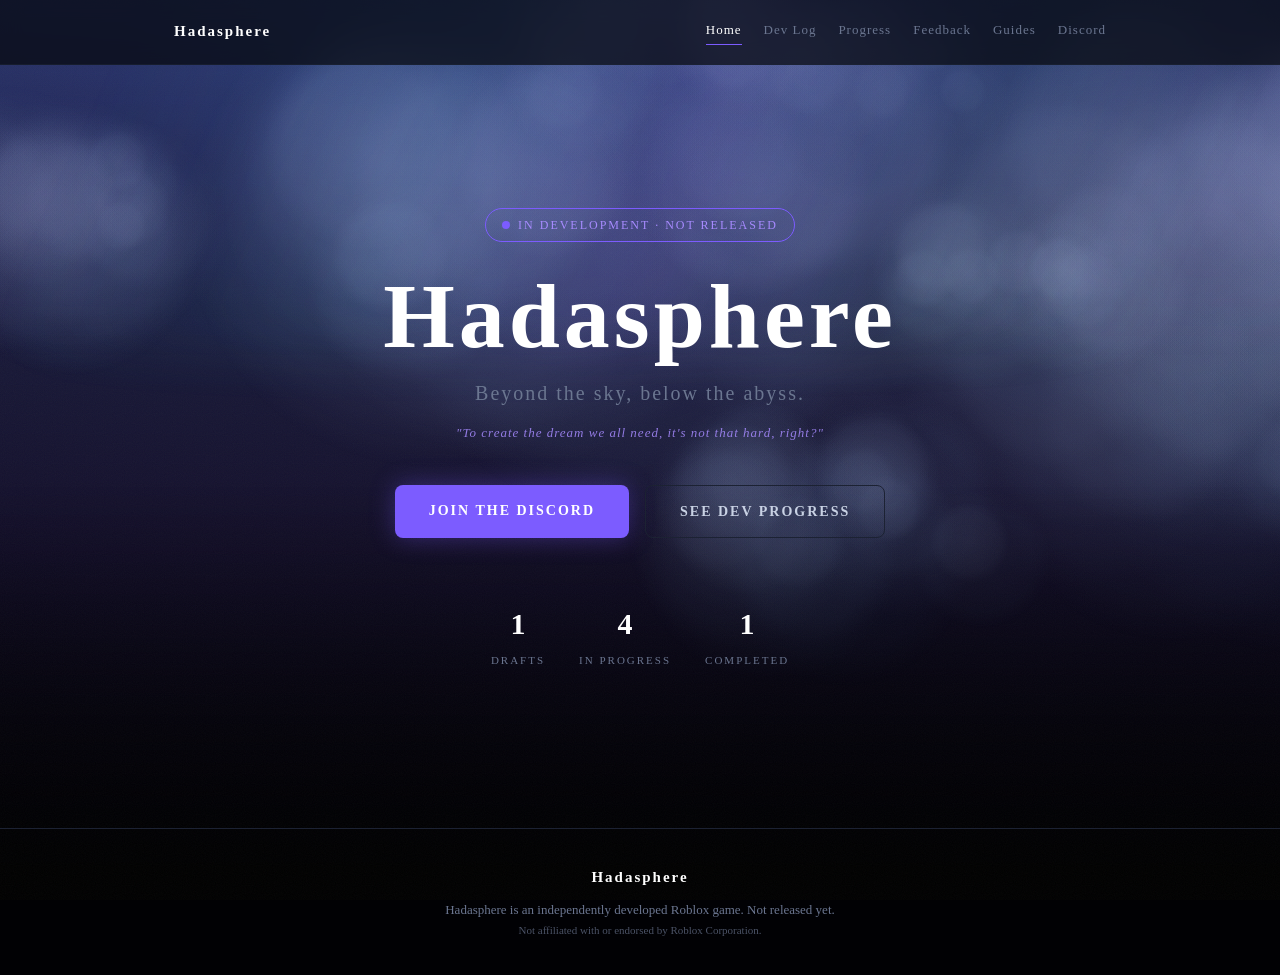
<file: index.html>
<!DOCTYPE html>
<html lang="en">
<head>
<meta charset="UTF-8">
<meta name="viewport" content="width=device-width, initial-scale=1.0">
<meta name="theme-color" content="#0a0714">
<link rel="icon" href="data:image/svg+xml,%3Csvg xmlns='http://www.w3.org/2000/svg' viewBox='0 0 32 32'%3E%3Crect width='32' height='32' rx='7' fill='%230a0714'/%3E%3Ctext x='16' y='23' font-family='Arial' font-size='18' font-weight='bold' text-anchor='middle' fill='%237c5cff'%3EH%3C/text%3E%3C/svg%3E">
<title>Hadasphere — Home</title>
  <meta name="description" content="Hadasphere — an unreleased Roblox analog horror myth game. Beyond the sky, below the abyss.">
<link rel="stylesheet" href="style.css">
<link rel="stylesheet" href="transition.css">
<style>
.hero{min-height:92vh;display:flex;align-items:center;justify-content:center;text-align:center;padding:110px 24px 60px;position:relative}
.badge{display:inline-flex;align-items:center;gap:8px;border:1px solid var(--purple);color:var(--violet);padding:6px 16px;border-radius:999px;font-size:12px;letter-spacing:2px;margin-bottom:28px}
.badge .dot{width:8px;height:8px;border-radius:50%;background:var(--purple);animation:pulse 1.6s infinite}
@keyframes pulse{0%,100%{opacity:1;transform:scale(1)}50%{opacity:.4;transform:scale(.7)}}
h1{font-size:clamp(44px,9vw,92px);font-weight:900;letter-spacing:4px;line-height:1;color:#fff;margin-bottom:14px}
.tagline{font-size:clamp(15px,2.5vw,20px);color:var(--dim);letter-spacing:2px;margin-bottom:12px;font-weight:300}
.hero-note{font-size:13px;color:var(--violet);opacity:.85;letter-spacing:1px;margin-bottom:40px;font-style:italic}
.cta{display:flex;gap:16px;justify-content:center;flex-wrap:wrap}
.btn{display:inline-block;padding:14px 34px;border-radius:8px;font-size:14px;letter-spacing:2px;font-weight:600;transition:all .25s;cursor:pointer;border:none;font-family:inherit}
.btn.discord{background:var(--purple);color:#fff;box-shadow:0 0 24px rgba(124,92,255,.35)}
.btn.discord:hover{background:#8d6cff;box-shadow:0 0 40px rgba(124,92,255,.55);transform:translateY(-2px)}
.btn.ghost{background:transparent;border:1px solid var(--line);color:var(--text)}
.btn.ghost:hover{border-color:var(--purple);color:var(--violet)}
.stats{display:flex;justify-content:center;gap:34px;margin-top:60px;flex-wrap:wrap}
.stats div{text-align:center}
.stats .num{font-size:30px;font-weight:800;color:#fff}
.stats .lbl{font-size:11px;letter-spacing:2px;color:var(--dim);margin-top:2px}
@media(max-width:700px){
  .cta{flex-direction:column}
  .btn{width:100%}
}
</style>
</head>
<body>
<div class="bg-gradient"></div>
<canvas id="bg"></canvas>
<div class="sky-glow"></div>
<div class="aurora"></div>
<div class="abyss"></div>
<div class="noise"></div>
<div id="transition" class="cover"><span class="t-txt">Hadasphere</span><div class="bar"><i></i></div></div>

<header>
  <div class="container">
    <a class="brand" href="index.html">Hadasphere</a>
    <nav>
      <a href="index.html" class="active">Home</a>
      <a href="devlog.html">Dev Log</a>
      <a href="progress.html">Progress</a>
      <a href="feedback.html">Feedback</a>
      <a href="guides.html">Guides</a>
      <a href="discord.html">Discord</a>
    </nav>
    <button class="menu-btn" id="menu-btn" aria-label="Menu"><span></span><span></span><span></span></button>
  </div>
</header>

<div class="hero">
  <div class="container">
    <div class="badge"><span class="dot"></span> IN DEVELOPMENT · NOT RELEASED</div>
    <h1>Hadasphere</h1>
    <p class="tagline">Beyond the sky, below the abyss.</p>
    <p class="hero-note">"To create the dream we all need, it's not that hard, right?"</p>
    <div class="cta">
      <a class="btn discord" href="https://discord.gg/5jfzhHTSVt" target="_blank" rel="noopener">JOIN THE DISCORD</a>
      <a class="btn ghost" href="progress.html">SEE DEV PROGRESS</a>
    </div>
    <div class="stats">
      <div><div class="num" id="stat-drafts">0</div><div class="lbl">DRAFTS</div></div>
      <div><div class="num" id="stat-wips">0</div><div class="lbl">IN PROGRESS</div></div>
      <div><div class="num" id="stat-done">0</div><div class="lbl">COMPLETED</div></div>
    </div>
  </div>
</div>

<footer>
  <div class="brand">Hadasphere</div>
  <p>Hadasphere is an independently developed Roblox game. Not released yet.</p>
  <p class="notaff">Not affiliated with or endorsed by Roblox Corporation.</p>
</footer>

<script>
// ===== STATS =====
const STAT_MAP={draft:'stat-drafts',wip:'stat-wips',done:'stat-done'};
window.__pageReady=new Promise(res=>{
  fetch('devlog.json')
    .then(r=>r.json())
    .then(data=>{
      if(Array.isArray(data)&&data.length>0){
        Object.keys(STAT_MAP).forEach(k=>{
          document.getElementById(STAT_MAP[k]).textContent=data.filter(e=>e.status===k).length;
        });
      }
      res();
    })
    .catch(()=>res());
});
</script>
<script src="script.js"></script>
<script src="transition.js"></script>
</body>
</html>
</file>
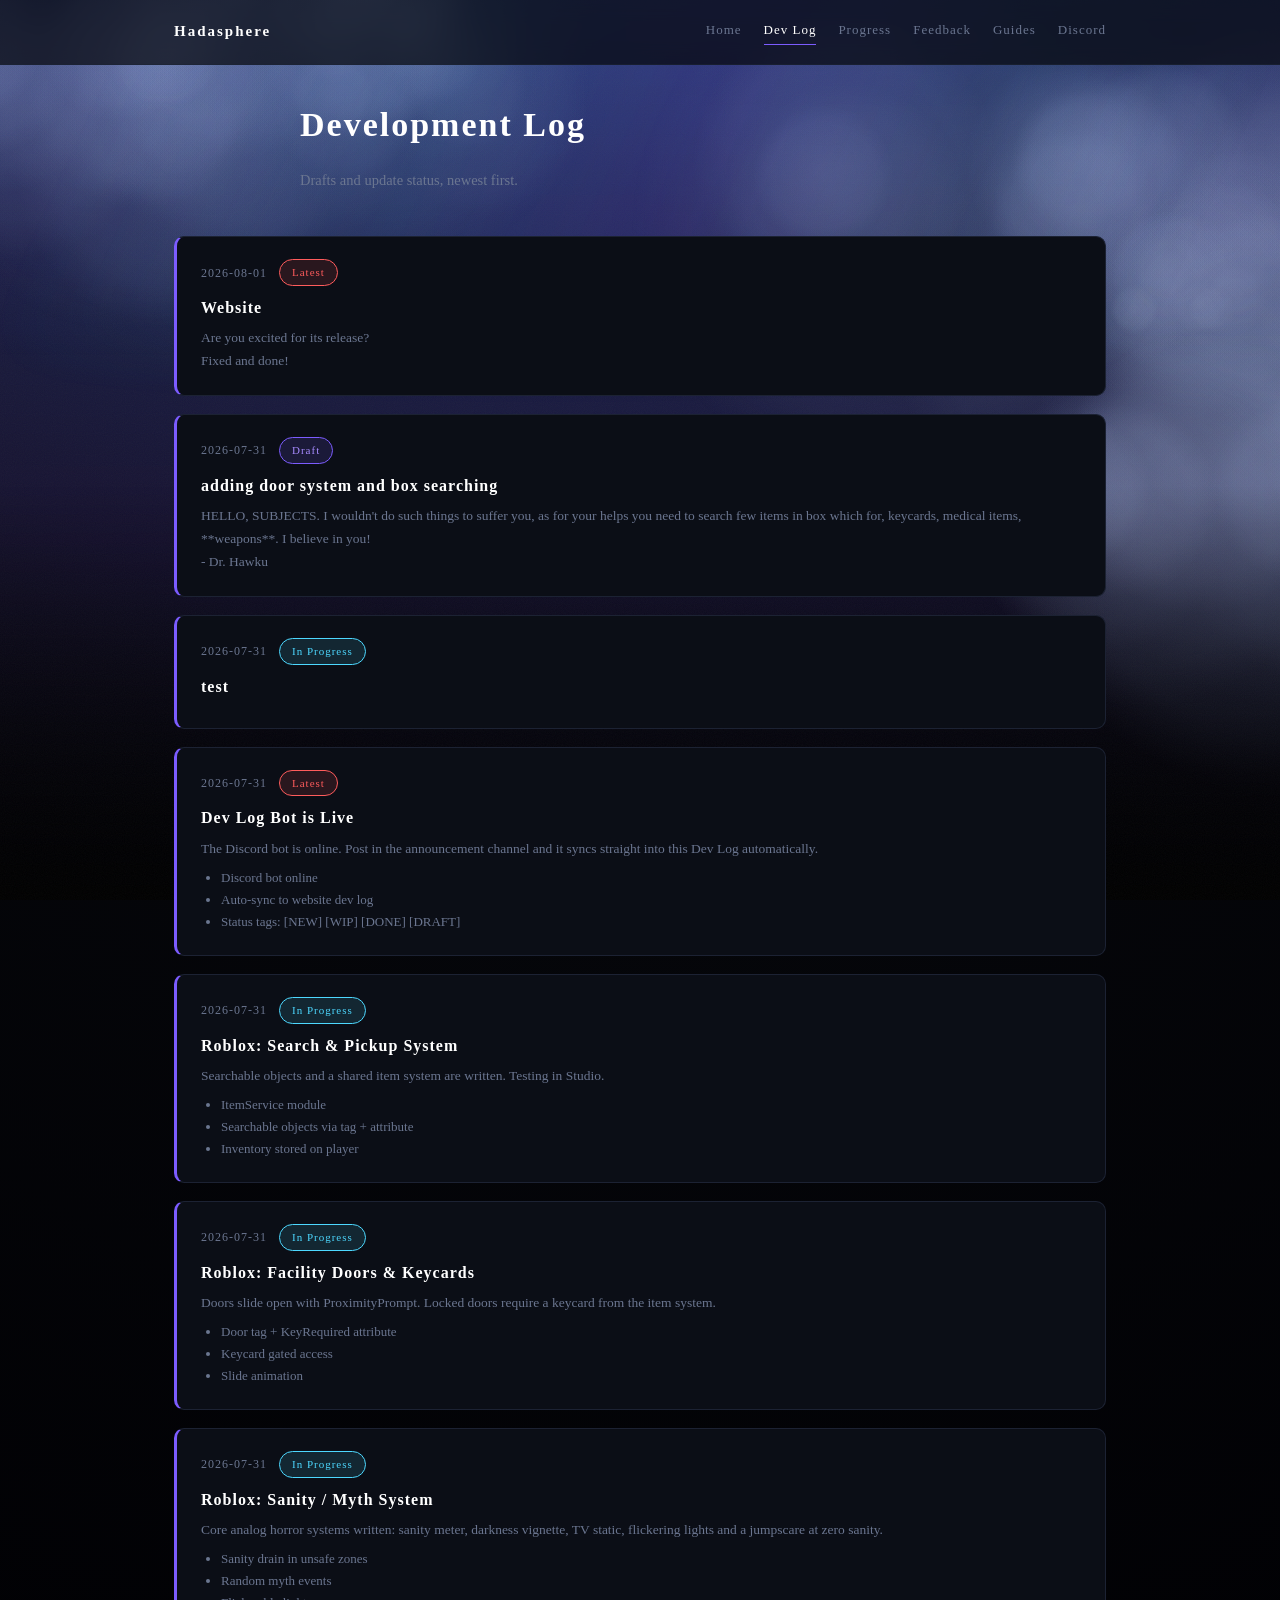
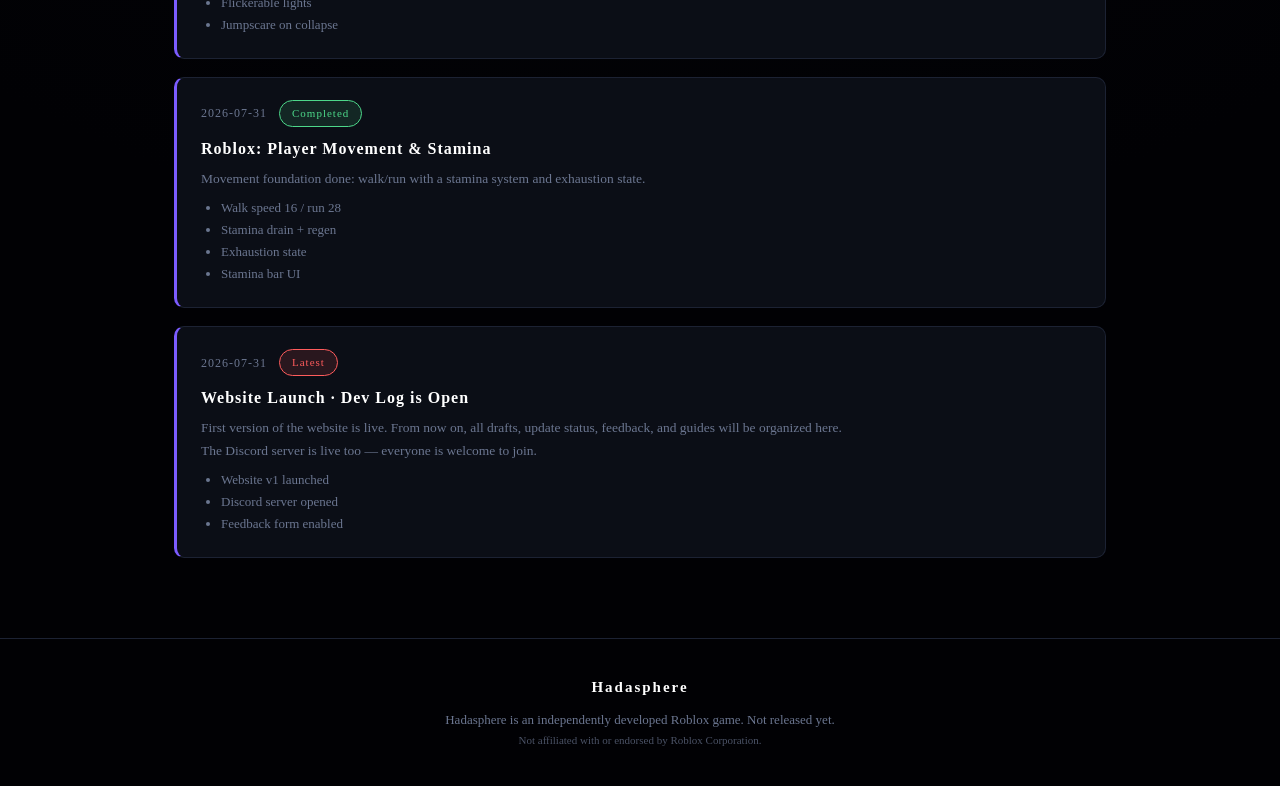
<file: devlog.html>
<!DOCTYPE html>
<html lang="en">
<head>
<meta charset="UTF-8">
<meta name="viewport" content="width=device-width, initial-scale=1.0">
<meta name="theme-color" content="#0a0714">
<link rel="icon" href="data:image/svg+xml,%3Csvg xmlns='http://www.w3.org/2000/svg' viewBox='0 0 32 32'%3E%3Crect width='32' height='32' rx='7' fill='%230a0714'/%3E%3Ctext x='16' y='23' font-family='Arial' font-size='18' font-weight='bold' text-anchor='middle' fill='%237c5cff'%3EH%3C/text%3E%3C/svg%3E">
<title>Hadasphere — Development Log</title>
  <meta name="description" content="Hadasphere — development log. Drafts and update status, newest first.">
<link rel="stylesheet" href="style.css">
<link rel="stylesheet" href="transition.css">
<style>
.log{display:flex;flex-direction:column;gap:18px}
.entry{background:var(--panel);border:1px solid var(--line);border-left:3px solid var(--purple);border-radius:10px;padding:22px 24px;transition:border-color .2s}
.entry:hover{border-left-color:var(--cyan)}
.entry .meta{display:flex;align-items:center;gap:12px;flex-wrap:wrap;margin-bottom:8px}
.entry .date{font-size:12px;color:var(--dim);letter-spacing:1px}
.tag{font-size:11px;padding:3px 12px;border-radius:999px;letter-spacing:1px}
.tag.draft{background:rgba(124,92,255,.15);color:var(--violet);border:1px solid var(--purple)}
.tag.wip{background:rgba(77,216,255,.12);color:var(--cyan);border:1px solid var(--cyan)}
.tag.done{background:rgba(77,216,138,.12);color:var(--green);border:1px solid var(--green)}
.tag.new{background:rgba(255,92,92,.12);color:var(--red);border:1px solid var(--red)}
.entry h3{font-size:16px;color:#fff;letter-spacing:1px;margin-bottom:6px}
.entry p{font-size:13.5px;color:var(--dim)}
.entry ul{margin-top:6px;padding-left:20px}
.entry li{font-size:13px;color:var(--dim)}
.entry .foot{font-size:12px;color:var(--violet);margin-top:8px;font-style:italic}
</style>
</head>
<body>
<div class="bg-gradient"></div>
<canvas id="bg"></canvas>
<div class="sky-glow"></div>
<div class="aurora"></div>
<div class="abyss"></div>
<div class="noise"></div>
<div id="transition" class="cover"><span class="t-txt">Hadasphere</span><div class="bar"><i></i></div></div>

<header>
  <div class="container">
    <a class="brand" href="index.html">Hadasphere</a>
    <nav>
      <a href="index.html">Home</a>
      <a href="devlog.html" class="active">Dev Log</a>
      <a href="progress.html">Progress</a>
      <a href="feedback.html">Feedback</a>
      <a href="guides.html">Guides</a>
      <a href="discord.html">Discord</a>
    </nav>
    <button class="menu-btn" id="menu-btn" aria-label="Menu"><span></span><span></span><span></span></button>
  </div>
</header>

<section class="page">
  <div class="container">
    <div class="sec-head">
      <h2>Development Log</h2>
      <p>Drafts and update status, newest first.</p>
    </div>
    <div class="log" id="log"></div>
  </div>
</section>

<footer>
  <div class="brand">Hadasphere</div>
  <p>Hadasphere is an independently developed Roblox game. Not released yet.</p>
  <p class="notaff">Not affiliated with or endorsed by Roblox Corporation.</p>
</footer>

<script>
// ===== DEVELOPMENT LOG =====
let LOG=[
  {
    date:'2026-07-31',
    title:'Website Launch · Dev Log is Open',
    status:'new',
    body:'First version of the website is live.\nThe Discord server is live too — everyone is welcome to join.',
    list:['Website v1 launched','Discord server opened','Feedback form enabled']
  }
];
const logEl=document.getElementById('log');
function renderLog(){
  logEl.innerHTML='';
  LOG.forEach(e=>{
    const el=document.createElement('div');
    el.className='entry';
    const statusMap={draft:'Draft',wip:'In Progress',done:'Completed',new:'Latest'};
    el.innerHTML=`
      <div class="meta">
        <span class="date">${e.date}</span>
        <span class="tag ${e.status}">${statusMap[e.status]||e.status}</span>
      </div>
      <h3>${e.title}</h3>
      <p>${e.body.replace(/\n/g,'<br>')}</p>
      ${e.list?`<ul>${e.list.map(i=>`<li>${i}</li>`).join('')}</ul>`:''}
      ${e.foot?`<div class="foot">${e.foot}</div>`:''}
    `;
    logEl.appendChild(el);
  });
}
renderLog();
window.__pageReady=new Promise(res=>{
  fetch('devlog.json')
    .then(r=>r.json())
    .then(data=>{
      if(Array.isArray(data)&&data.length>0){
        LOG=data;
        renderLog();
      }
      res();
    })
    .catch(()=>res());
});
</script>
<script src="script.js"></script>
<script src="transition.js"></script>
</body>
</html>
</file>
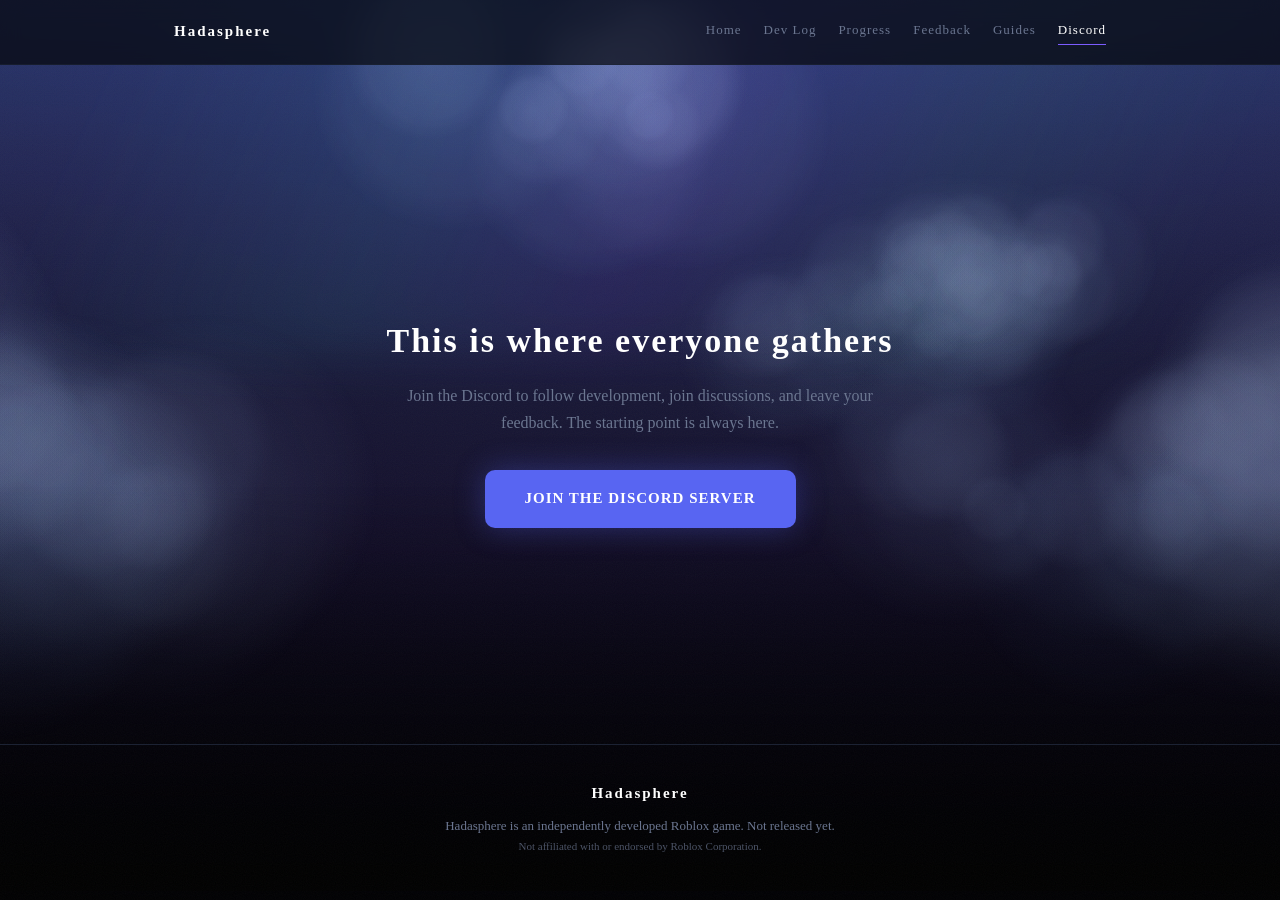
<file: discord.html>
<!DOCTYPE html>
<html lang="en">
<head>
<meta charset="UTF-8">
<meta name="viewport" content="width=device-width, initial-scale=1.0">
<meta name="theme-color" content="#0a0714">
<link rel="icon" href="data:image/svg+xml,%3Csvg xmlns='http://www.w3.org/2000/svg' viewBox='0 0 32 32'%3E%3Crect width='32' height='32' rx='7' fill='%230a0714'/%3E%3Ctext x='16' y='23' font-family='Arial' font-size='18' font-weight='bold' text-anchor='middle' fill='%237c5cff'%3EH%3C/text%3E%3C/svg%3E">
<title>Hadasphere — Discord</title>
  <meta name="description" content="Hadasphere — join the Discord server. The starting point is always here.">
<link rel="stylesheet" href="style.css">
<link rel="stylesheet" href="transition.css">
<style>
.discord-band{text-align:center;padding:120px 24px;min-height:72vh;display:flex;flex-direction:column;align-items:center;justify-content:center}
.discord-band h2{font-size:clamp(24px,4vw,34px);font-weight:800;letter-spacing:2px;color:#fff;margin-bottom:12px}
.discord-band p{color:var(--dim);max-width:520px;margin:0 auto 34px}
#discord-link{display:inline-block;background:#5865F2;color:#fff;padding:16px 40px;border-radius:10px;font-size:15px;letter-spacing:1px;font-weight:700;transition:all .25s;box-shadow:0 0 30px rgba(88,101,242,.35)}
#discord-link:hover{transform:translateY(-2px);box-shadow:0 0 50px rgba(88,101,242,.55)}
</style>
</head>
<body>
<div class="bg-gradient"></div>
<canvas id="bg"></canvas>
<div class="sky-glow"></div>
<div class="aurora"></div>
<div class="abyss"></div>
<div class="noise"></div>
<div id="transition" class="cover"><span class="t-txt">Hadasphere</span><div class="bar"><i></i></div></div>

<header>
  <div class="container">
    <a class="brand" href="index.html">Hadasphere</a>
    <nav>
      <a href="index.html">Home</a>
      <a href="devlog.html">Dev Log</a>
      <a href="progress.html">Progress</a>
      <a href="feedback.html">Feedback</a>
      <a href="guides.html">Guides</a>
      <a href="discord.html" class="active">Discord</a>
    </nav>
    <button class="menu-btn" id="menu-btn" aria-label="Menu"><span></span><span></span><span></span></button>
  </div>
</header>

<div class="page">
  <div class="discord-band">
    <h2>This is where everyone gathers</h2>
    <p>Join the Discord to follow development, join discussions, and leave your feedback. The starting point is always here.</p>
    <a id="discord-link" href="https://discord.gg/5jfzhHTSVt" target="_blank" rel="noopener">JOIN THE DISCORD SERVER</a>
  </div>
</div>

<footer>
  <div class="brand">Hadasphere</div>
  <p>Hadasphere is an independently developed Roblox game. Not released yet.</p>
  <p class="notaff">Not affiliated with or endorsed by Roblox Corporation.</p>
</footer>

<script src="script.js"></script>
<script src="transition.js"></script>
</body>
</html>
</file>
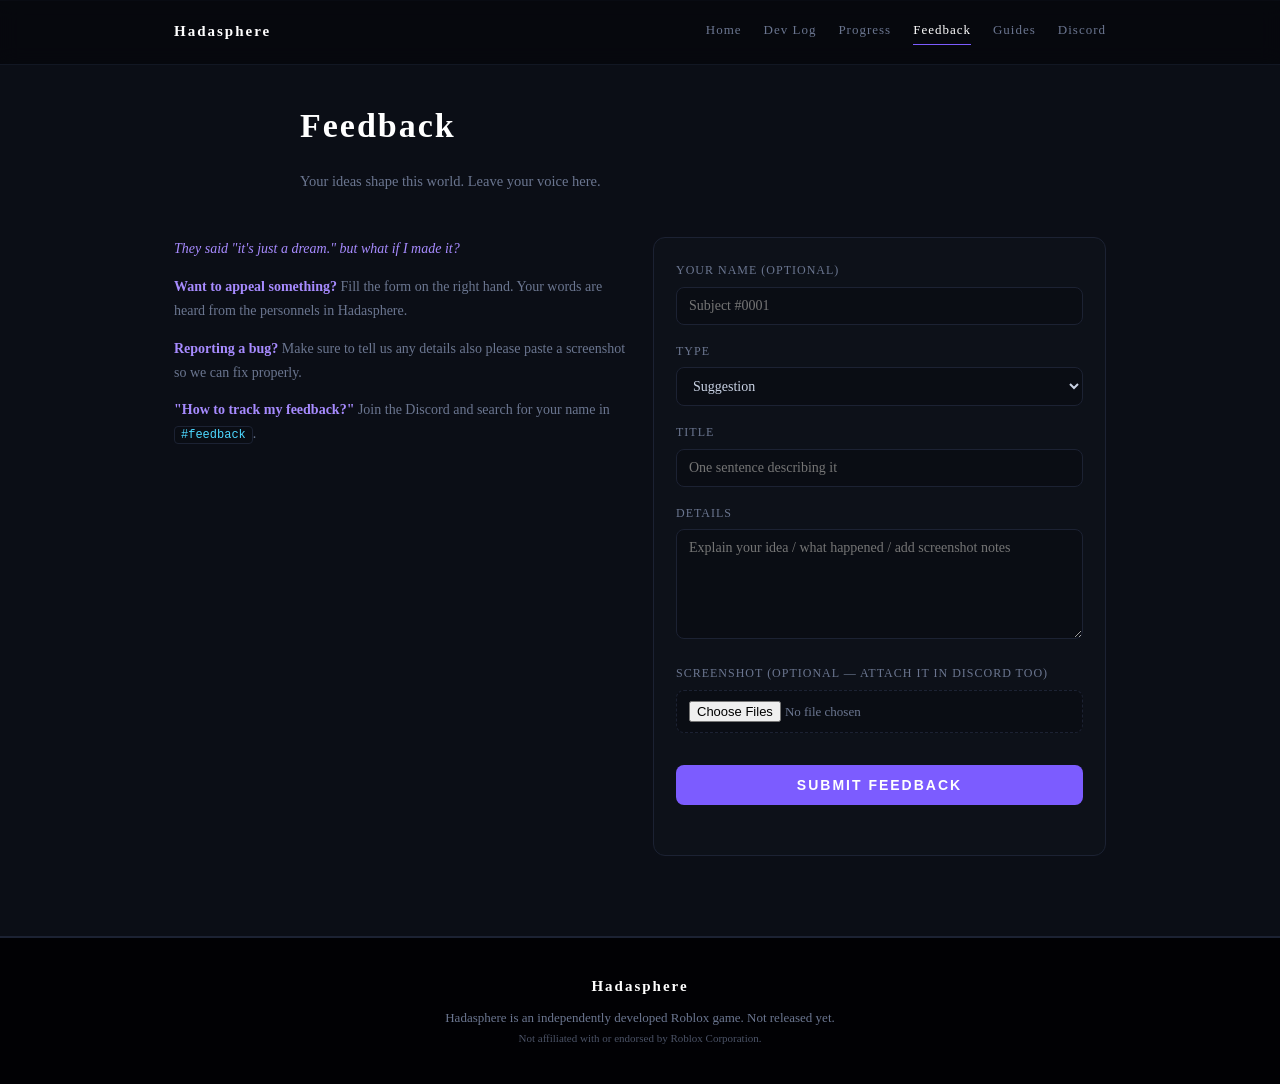
<file: feedback.html>
<!DOCTYPE html>
<html lang="en">
<head>
<meta charset="UTF-8">
<meta name="viewport" content="width=device-width, initial-scale=1.0">
<meta name="theme-color" content="#0a0714">
<link rel="icon" href="data:image/svg+xml,%3Csvg xmlns='http://www.w3.org/2000/svg' viewBox='0 0 32 32'%3E%3Crect width='32' height='32' rx='7' fill='%230a0714'/%3E%3Ctext x='16' y='23' font-family='Arial' font-size='18' font-weight='bold' text-anchor='middle' fill='%237c5cff'%3EH%3C/text%3E%3C/svg%3E">
<title>Hadasphere — Feedback</title>
  <meta name="description" content="Hadasphere — feedback. Leave your ideas, bug reports and questions.">
<link rel="stylesheet" href="style.css">
<link rel="stylesheet" href="transition.css">
<style>
#feedback{background:var(--panel);border-top:1px solid var(--line);border-bottom:1px solid var(--line);min-height:72vh}
.fb-wrap{display:grid;grid-template-columns:1fr 1fr;gap:26px}
.fb-info p{font-size:14px;color:var(--dim);margin-bottom:14px}
.fb-info b{color:var(--violet)}
.fb-form{background:#0d1119;border:1px solid var(--line);border-radius:12px;padding:22px}
.fb-form label{display:block;font-size:12px;letter-spacing:1px;color:var(--dim);margin-bottom:6px}
.fb-form input,.fb-form textarea,.fb-form select{width:100%;background:#0a0d14;border:1px solid var(--line);border-radius:8px;color:var(--text);padding:10px 12px;font-size:14px;font-family:inherit;margin-bottom:16px;outline:none;transition:border-color .2s}
.fb-form input:focus,.fb-form textarea:focus,.fb-form select:focus{border-color:var(--purple)}
.fb-form textarea{min-height:110px;resize:vertical}
#fb-send{width:100%;background:var(--purple);color:#fff;border:none;padding:12px;border-radius:8px;font-size:14px;letter-spacing:2px;font-weight:600;cursor:pointer;transition:all .2s}
#fb-send:hover{background:#8d6cff;box-shadow:0 0 24px rgba(124,92,255,.4)}
#fb-msg{font-size:12px;color:var(--green);margin-top:10px;min-height:18px;text-align:center}
#fb-shot{width:100%;background:#0a0d14;border:1px dashed var(--line);border-radius:8px;color:var(--dim);padding:10px 12px;font-size:13px;font-family:inherit;margin-bottom:16px;outline:none;cursor:pointer;transition:border-color .2s}
#fb-shot:hover{border-color:var(--purple);color:var(--text)}
#fb-preview{display:flex;gap:8px;flex-wrap:wrap;margin-bottom:16px}
#fb-preview img{width:72px;height:72px;object-fit:cover;border-radius:8px;border:1px solid var(--line)}
@media(max-width:700px){
  .fb-wrap{grid-template-columns:1fr}
}
</style>
</head>
<body>
<div class="bg-gradient"></div>
<canvas id="bg"></canvas>
<div class="sky-glow"></div>
<div class="aurora"></div>
<div class="abyss"></div>
<div class="noise"></div>
<div id="transition" class="cover"><span class="t-txt">Hadasphere</span><div class="bar"><i></i></div></div>

<header>
  <div class="container">
    <a class="brand" href="index.html">Hadasphere</a>
    <nav>
      <a href="index.html">Home</a>
      <a href="devlog.html">Dev Log</a>
      <a href="progress.html">Progress</a>
      <a href="feedback.html" class="active">Feedback</a>
      <a href="guides.html">Guides</a>
      <a href="discord.html">Discord</a>
    </nav>
    <button class="menu-btn" id="menu-btn" aria-label="Menu"><span></span><span></span><span></span></button>
  </div>
</header>

<section class="page" id="feedback">
  <div class="container">
    <div class="sec-head">
      <h2>Feedback</h2>
      <p>Your ideas shape this world. Leave your voice here.</p>
    </div>
    <div class="fb-wrap">
      <div class="fb-info">
        <p style="color:var(--violet);font-style:italic;font-size:14px">They said "it's just a dream." but what if I made it?</p>
        <p><b>Want to appeal something?</b> Fill the form on the right hand. Your words are heard from the personnels in Hadasphere.</p>
        <p><b>Reporting a bug?</b> Make sure to tell us any details also please paste a screenshot so we can fix properly.</p>
        <p><b>"How to track my feedback?"</b> Join the Discord and search for your name in <code>#feedback</code>.</p>
      </div>
      <form class="fb-form" id="fb-form">
        <label>YOUR NAME (OPTIONAL)</label>
        <input type="text" id="fb-name" placeholder="Subject #0001">
        <label>TYPE</label>
        <select id="fb-type">
          <option value="suggestion">Suggestion</option>
          <option value="bug">Bug Report</option>
          <option value="question">Question</option>
          <option value="other">Other</option>
        </select>
        <label>TITLE</label>
        <input type="text" id="fb-title" placeholder="One sentence describing it">
        <label>DETAILS</label>
        <textarea id="fb-body" placeholder="Explain your idea / what happened / add screenshot notes"></textarea>
        <label>SCREENSHOT (OPTIONAL — ATTACH IT IN DISCORD TOO)</label>
        <input type="file" id="fb-shot" accept="image/*" multiple>
        <div id="fb-preview"></div>
        <button type="submit" id="fb-send">SUBMIT FEEDBACK</button>
        <div id="fb-msg"></div>
      </form>
    </div>
  </div>
</section>

<footer>
  <div class="brand">Hadasphere</div>
  <p>Hadasphere is an independently developed Roblox game. Not released yet.</p>
  <p class="notaff">Not affiliated with or endorsed by Roblox Corporation.</p>
</footer>

<script>
// ===== FEEDBACK =====
const WEBHOOK_URL='https://discord.com/api/webhooks/1532701509207457983/Fw49wfXf-BrHiBjEPGMeNcAG9Si_PgxfE8m1rEgIRgR-n4Q8zWJYCqCwzn8vCwDLuemW';

const BANNED_WORDS=[
  /\bfuc\w*\b/,/\bshit\w*\b/,/\bbitch\w*\b/,/\bass\b/,/\bbastard\w*\b/,/\bcunt\w*\b/,
  /\bdick\w*\b/,/\bcock\b/,/\bpussy\w*\b/,/\bwhore\w*\b/,/\bslut\w*\b/,/\bnigg\w*\b/,
  /\bfaggot\w*\b/,/\bskank\w*\b/,/\bfuk\w*\b/,/\bhoe\b/,/\bcrap\b/,/\bdamn\b/,/\bhell\b/,
  /\bpenis\b/,/\bvagina\b/,/\bsex\b/,/\bretard\w*\b/,/\brape\b/,/\bnazi\w*\b/
];
const BANNED_CENSORED=[
  /f[^a-z]*\*+[^a-z]*ck/i,/sh[^a-z]*\*+[^a-z]*t/i,/b[^a-z]*\*+[^a-z]*tch/i,
  /a[^a-z]*\*+[^a-z]*sh/i,/d[^a-z]*\*+[^a-z]*ck/i,/c[^a-z]*\*+[^a-z]*ck/i,
  /f[^a-z]*u[^a-z]*[ck]/i,/s[^a-z]*h[^a-z]*i[^a-z]*t/i
];
const BANNED_ZH=[/傻逼/,/煞笔/,/傻笔/,/肏/,/他妈的/,/他媽的/,/幹你娘/,/干你娘/,/操你妈/,/操你媽/,/草泥马/,/草泥馬/,/去你妈的/,/去你媽的/,/王八蛋/,/狗屎/,/賤人/,/贱人/];
function containsSwear(t){
  const norm=t.toLowerCase().replace(/[^\w\s']/g,'')
    .replace(/0/g,'o').replace(/1/g,'i').replace(/3/g,'e')
    .replace(/4/g,'a').replace(/5/g,'s').replace(/7/g,'t').replace(/8/g,'b')
    .replace(/@/g,'a').replace(/\$/g,'s').replace(/!/g,'i');
  if(BANNED_WORDS.some(r=>r.test(norm)))return true;
  if(BANNED_CENSORED.some(r=>r.test(t)))return true;
  if(BANNED_ZH.some(r=>r.test(t)))return true;
  return false;
}

const form=document.getElementById('fb-form');
const shotInput=document.getElementById('fb-shot');
const preview=document.getElementById('fb-preview');
shotInput.addEventListener('change',()=>{
  preview.innerHTML='';
  [...shotInput.files].forEach(f=>{
    const img=document.createElement('img');
    img.src=URL.createObjectURL(f);
    img.title=f.name;
    preview.appendChild(img);
  });
});
form.addEventListener('submit',e=>{
  e.preventDefault();
  const name=document.getElementById('fb-name').value.trim()||'Subject #0001';
  const type=document.getElementById('fb-type').value;
  const title=document.getElementById('fb-title').value.trim();
  const body=document.getElementById('fb-body').value.trim();
  const msg=document.getElementById('fb-msg');
  if(!title||!body){
    msg.style.color='var(--red)';
    msg.textContent='Both the title and the details are required.';
    return;
  }
  const shotNames=[...shotInput.files].map(f=>f.name).join(' ');
  if(containsSwear(name)||containsSwear(title)||containsSwear(body)||containsSwear(shotNames)){
    msg.style.color='var(--red)';
    msg.textContent='Keep it clean please. Swear words are not allowed — your feedback was not sent.';
    return;
  }
  const typeMap={suggestion:'Suggestion',bug:'Bug Report',question:'Question',other:'Other'};
  const shots=[...shotInput.files].map(f=>`📎 ${f.name}`).join('\n');
  const blockLines=[`**${title}**`];
  if(body)blockLines.push(body);
  if(shots)blockLines.push(shots);
  const text=`*${name}* [${typeMap[type]}]\n\n${blockLines.map(l=>`> ${l}`).join('\n')}`;
  const sendBtn=document.getElementById('fb-send');
  sendBtn.disabled=true;
  sendBtn.textContent='SENDING...';
  fetch(WEBHOOK_URL,{
    method:'POST',
    headers:{'Content-Type':'application/json'},
    body:JSON.stringify({content:text})
  })
  .then(r=>{
    if(!r.ok)throw new Error(r.status);
    msg.style.color='var(--green)';
    msg.innerHTML=`Sent! Your feedback has been delivered to the Discord <code>#feedback</code> channel.${shots?' Remember to attach your screenshot(s) to the message in Discord too.':''}`;
  })
  .catch(()=>{
    msg.style.color='var(--red)';
    msg.textContent='Send failed. Copy it instead? Try again, or write directly in the Discord feedback channel.';
  })
  .finally(()=>{
    sendBtn.disabled=false;
    sendBtn.textContent='SUBMIT FEEDBACK';
  });
  preview.innerHTML='';
  form.reset();
});
</script>
<script src="script.js"></script>
<script src="transition.js"></script>
</body>
</html>
</file>
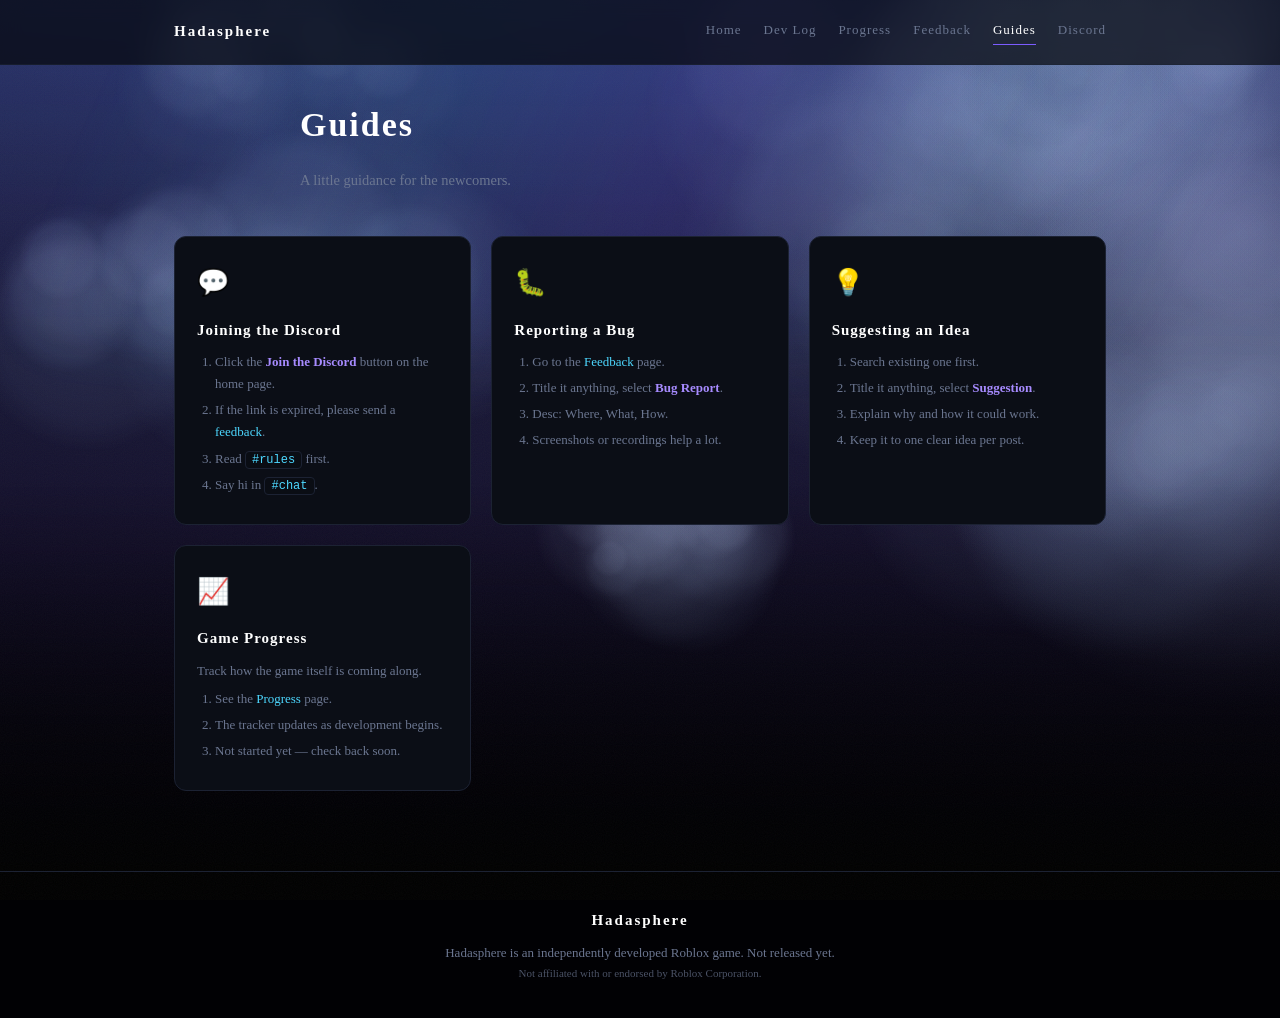
<file: guides.html>
<!DOCTYPE html>
<html lang="en">
<head>
<meta charset="UTF-8">
<meta name="viewport" content="width=device-width, initial-scale=1.0">
<meta name="theme-color" content="#0a0714">
<link rel="icon" href="data:image/svg+xml,%3Csvg xmlns='http://www.w3.org/2000/svg' viewBox='0 0 32 32'%3E%3Crect width='32' height='32' rx='7' fill='%230a0714'/%3E%3Ctext x='16' y='23' font-family='Arial' font-size='18' font-weight='bold' text-anchor='middle' fill='%237c5cff'%3EH%3C/text%3E%3C/svg%3E">
<title>Hadasphere — Guides</title>
  <meta name="description" content="Hadasphere — guides. A little guidance for the newcomers.">
<link rel="stylesheet" href="style.css">
<link rel="stylesheet" href="transition.css">
<style>
.guides{display:grid;grid-template-columns:repeat(auto-fit,minmax(260px,1fr));gap:20px}
.card{background:var(--panel);border:1px solid var(--line);border-radius:12px;padding:24px 22px;transition:all .25s}
.card:hover{transform:translateY(-3px);border-color:var(--purple)}
.card .icon{font-size:26px;margin-bottom:12px}
.card h3{font-size:15px;color:#fff;letter-spacing:1px;margin-bottom:8px}
.card p{font-size:13px;color:var(--dim)}
.card ol{padding-left:18px;margin-top:6px}
.card li{font-size:13px;color:var(--dim);margin-bottom:4px}
.card b{color:var(--violet)}
</style>
</head>
<body>
<div class="bg-gradient"></div>
<canvas id="bg"></canvas>
<div class="sky-glow"></div>
<div class="aurora"></div>
<div class="abyss"></div>
<div class="noise"></div>
<div id="transition" class="cover"><span class="t-txt">Hadasphere</span><div class="bar"><i></i></div></div>

<header>
  <div class="container">
    <a class="brand" href="index.html">Hadasphere</a>
    <nav>
      <a href="index.html">Home</a>
      <a href="devlog.html">Dev Log</a>
      <a href="progress.html">Progress</a>
      <a href="feedback.html">Feedback</a>
      <a href="guides.html" class="active">Guides</a>
      <a href="discord.html">Discord</a>
    </nav>
    <button class="menu-btn" id="menu-btn" aria-label="Menu"><span></span><span></span><span></span></button>
  </div>
</header>

<section class="page">
  <div class="container">
    <div class="sec-head">
      <h2>Guides</h2>
      <p>A little guidance for the newcomers.</p>
    </div>
    <div class="guides">
      <div class="card">
        <div class="icon">💬</div>
        <h3>Joining the Discord</h3>
        <ol>
          <li>Click the <b>Join the Discord</b> button on the home page.</li>
          <li>If the link is expired, please send a <a href="feedback.html">feedback</a>.</li>
          <li>Read <code>#rules</code> first.</li>
          <li>Say hi in <code>#chat</code>.</li>
        </ol>
      </div>
      <div class="card">
        <div class="icon">🐛</div>
        <h3>Reporting a Bug</h3>
        <ol>
          <li>Go to the <a href="feedback.html">Feedback</a> page.</li>
          <li>Title it anything, select <b>Bug Report</b>.</li>
          <li>Desc: Where, What, How.</li>
          <li>Screenshots or recordings help a lot.</li>
        </ol>
      </div>
      <div class="card">
        <div class="icon">💡</div>
        <h3>Suggesting an Idea</h3>
        <ol>
          <li>Search existing one first.</li>
          <li>Title it anything, select <b>Suggestion</b>.</li>
          <li>Explain why and how it could work.</li>
          <li>Keep it to one clear idea per post.</li>
        </ol>
      </div>
      <div class="card">
        <div class="icon">📈</div>
        <h3>Game Progress</h3>
        <p>Track how the game itself is coming along.</p>
        <ol>
          <li>See the <a href="progress.html">Progress</a> page.</li>
          <li>The tracker updates as development begins.</li>
          <li>Not started yet — check back soon.</li>
        </ol>
      </div>
    </div>
  </div>
</section>

<footer>
  <div class="brand">Hadasphere</div>
  <p>Hadasphere is an independently developed Roblox game. Not released yet.</p>
  <p class="notaff">Not affiliated with or endorsed by Roblox Corporation.</p>
</footer>

<script src="script.js"></script>
<script src="transition.js"></script>
</body>
</html>
</file>
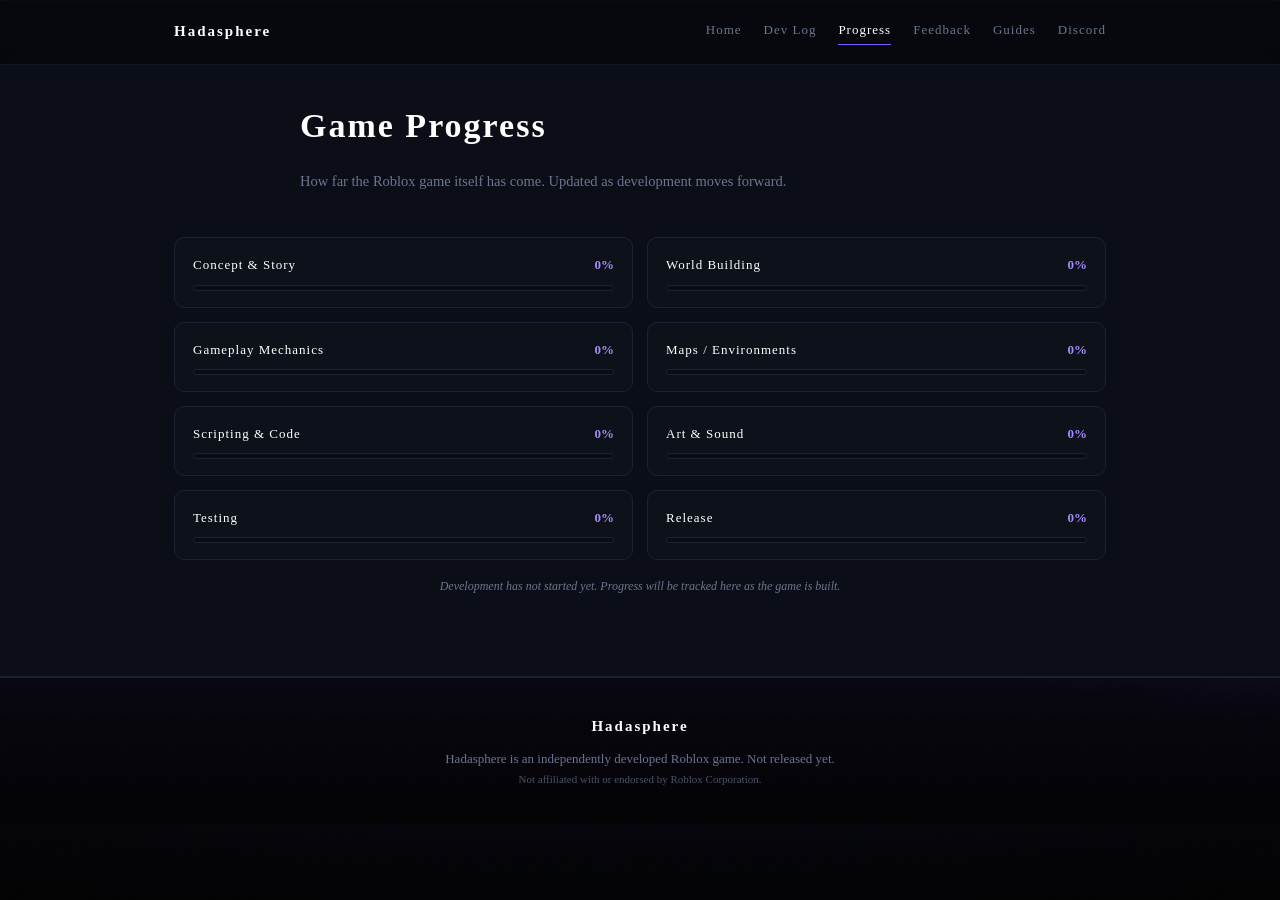
<file: progress.html>
<!DOCTYPE html>
<html lang="en">
<head>
<meta charset="UTF-8">
<meta name="viewport" content="width=device-width, initial-scale=1.0">
<meta name="theme-color" content="#0a0714">
<link rel="icon" href="data:image/svg+xml,%3Csvg xmlns='http://www.w3.org/2000/svg' viewBox='0 0 32 32'%3E%3Crect width='32' height='32' rx='7' fill='%230a0714'/%3E%3Ctext x='16' y='23' font-family='Arial' font-size='18' font-weight='bold' text-anchor='middle' fill='%237c5cff'%3EH%3C/text%3E%3C/svg%3E">
<title>Hadasphere — Game Progress</title>
  <meta name="description" content="Hadasphere — game progress. How far the Roblox game itself has come.">
<link rel="stylesheet" href="style.css">
<link rel="stylesheet" href="transition.css">
<style>
#progress{background:var(--panel);border-top:1px solid var(--line);border-bottom:1px solid var(--line);min-height:72vh}
#progress-grid{display:grid;grid-template-columns:1fr 1fr;gap:14px}
.prog-item{background:#0d1119;border:1px solid var(--line);border-radius:10px;padding:16px 18px}
.prog-item .prog-head{display:flex;justify-content:space-between;align-items:baseline;margin-bottom:8px}
.prog-item .prog-name{font-size:13px;letter-spacing:1px;color:#fff}
.prog-item .prog-pct{font-size:13px;font-weight:700;color:var(--violet)}
.prog-bar{height:6px;background:#0a0d14;border:1px solid var(--line);border-radius:3px;overflow:hidden}
.prog-fill{height:100%;width:0%;background:linear-gradient(90deg,var(--purple),var(--cyan));border-radius:3px;transition:width 1s ease}
.prog-note{font-size:12px;color:var(--dim);font-style:italic;margin-top:16px;text-align:center}
@media(max-width:700px){
  #progress-grid{grid-template-columns:1fr}
}
</style>
</head>
<body>
<div class="bg-gradient"></div>
<canvas id="bg"></canvas>
<div class="sky-glow"></div>
<div class="aurora"></div>
<div class="abyss"></div>
<div class="noise"></div>
<div id="transition" class="cover"><span class="t-txt">Hadasphere</span><div class="bar"><i></i></div></div>

<header>
  <div class="container">
    <a class="brand" href="index.html">Hadasphere</a>
    <nav>
      <a href="index.html">Home</a>
      <a href="devlog.html">Dev Log</a>
      <a href="progress.html" class="active">Progress</a>
      <a href="feedback.html">Feedback</a>
      <a href="guides.html">Guides</a>
      <a href="discord.html">Discord</a>
    </nav>
    <button class="menu-btn" id="menu-btn" aria-label="Menu"><span></span><span></span><span></span></button>
  </div>
</header>

<section class="page" id="progress">
  <div class="container">
    <div class="sec-head">
      <h2>Game Progress</h2>
      <p>How far the Roblox game itself has come. Updated as development moves forward.</p>
    </div>
    <div id="progress-grid"></div>
    <p id="progress-note" class="prog-note"></p>
  </div>
</section>

<footer>
  <div class="brand">Hadasphere</div>
  <p>Hadasphere is an independently developed Roblox game. Not released yet.</p>
  <p class="notaff">Not affiliated with or endorsed by Roblox Corporation.</p>
</footer>

<script>
// ===== GAME PROGRESS DATA =====
// Edit the percentage here as you develop. 0 = not started, 100 = done.
const GAME_PROGRESS={
  started:false,
  stages:[
    {name:'Concept & Story',pct:0},
    {name:'World Building',pct:0},
    {name:'Gameplay Mechanics',pct:0},
    {name:'Maps / Environments',pct:0},
    {name:'Scripting & Code',pct:0},
    {name:'Art & Sound',pct:0},
    {name:'Testing',pct:0},
    {name:'Release',pct:0}
  ]
};
function renderProgress(){
  const grid=document.getElementById('progress-grid');
  grid.innerHTML='';
  GAME_PROGRESS.stages.forEach(s=>{
    const item=document.createElement('div');
    item.className='prog-item';
    item.innerHTML=`
      <div class="prog-head"><span class="prog-name">${s.name}</span><span class="prog-pct">${s.pct}%</span></div>
      <div class="prog-bar"><div class="prog-fill" data-pct="${s.pct}"></div></div>
    `;
    grid.appendChild(item);
  });
  document.getElementById('progress-note').textContent=
    GAME_PROGRESS.started
      ? 'Development is underway. Progress updates are logged as work is completed.'
      : 'Development has not started yet. Progress will be tracked here as the game is built.';
  setTimeout(()=>{
    document.querySelectorAll('.prog-fill').forEach(f=>{f.style.width=f.dataset.pct+'%';});
  },100);
}
renderProgress();
</script>
<script src="script.js"></script>
<script src="transition.js"></script>
</body>
</html>
</file>
<file: style.css>
:root{
  --bg:#05060a;
  --panel:#0b0e16;
  --line:#1c2233;
  --purple:#7c5cff;
  --violet:#a78bff;
  --cyan:#4dd8ff;
  --red:#ff5c5c;
  --green:#4dd88a;
  --text:#c9d2e4;
  --dim:#6b7690;
}
*{margin:0;padding:0;box-sizing:border-box}
html{scroll-behavior:smooth}
body{background:radial-gradient(130% 90% at 50% -12%,#0b1026 0%,var(--bg) 55%,#010104 100%);color:var(--text);font-family:'Segoe UI';line-height:1.7;overflow-x:hidden;user-select:none;-webkit-user-select:none;-moz-user-select:none;-ms-user-select:none;cursor:default}
input,textarea,select{user-select:text;-webkit-user-select:text;-moz-user-select:text;-ms-user-select:text}
a{color:var(--cyan);text-decoration:none}
.bg-gradient{position:fixed;inset:0;z-index:-4;pointer-events:none;background:linear-gradient(180deg,rgba(96,126,255,.28) 0%,rgba(124,92,255,.15) 30%,rgba(18,14,38,.1) 50%,rgba(2,2,6,.06) 70%,rgba(0,0,0,.9) 100%);background-size:200% 200%}
canvas#bg{position:fixed;inset:0;z-index:-3}
.sky-glow{position:fixed;top:0;left:0;right:0;height:40vh;z-index:-2;pointer-events:none;background:linear-gradient(180deg,rgba(96,126,255,.16),rgba(124,92,255,.06) 60%,transparent)}
.aurora{position:fixed;top:-25%;left:0;right:0;height:65vh;z-index:-2;pointer-events:none;background:linear-gradient(115deg,transparent 15%,rgba(77,216,255,.11) 38%,rgba(124,92,255,.14) 55%,rgba(77,216,138,.07) 75%,transparent 92%);filter:blur(26px);opacity:.75;animation:auroraDrift 16s ease-in-out infinite alternate}
@keyframes auroraDrift{0%{transform:translateX(-4%) scaleX(1)}100%{transform:translateX(4%) scaleX(1.1)}}
.abyss{position:fixed;bottom:0;left:0;right:0;height:46vh;z-index:-2;pointer-events:none;background:linear-gradient(180deg,transparent,rgba(0,0,0,.5) 55%,rgba(0,0,0,.88))}
.noise{position:fixed;inset:0;z-index:-1;pointer-events:none;opacity:.04;background-image:url("data:image/svg+xml,%3Csvg xmlns='http://www.w3.org/2000/svg' width='120' height='120'%3E%3Cfilter id='n'%3E%3CfeTurbulence type='fractalNoise' baseFrequency='0.9' numOctaves='2'/%3E%3C/filter%3E%3Crect width='100%25' height='100%25' filter='url(%23n)'/%3E%3C/svg%3E")}
.container{max-width:980px;margin:0 auto;padding:0 24px}
header{position:fixed;top:0;left:0;right:0;z-index:50;backdrop-filter:blur(10px);background:rgba(5,6,10,.7);border-bottom:1px solid rgba(28,34,51,.6)}
header .container{display:flex;align-items:center;justify-content:space-between;height:64px}
.brand{font-weight:800;letter-spacing:2px;font-size:15px;color:#fff}
nav{display:flex;gap:22px;align-items:center}
nav a{color:var(--dim);font-size:13px;letter-spacing:1px;transition:color .2s;padding-bottom:2px;border-bottom:1px solid transparent}
nav a:hover{color:#fff}
nav a.active{color:#fff;border-bottom-color:var(--purple)}
.page{padding-top:96px}
section{padding:80px 0}
section h2{font-size:clamp(24px,4vw,34px);font-weight:800;letter-spacing:2px;color:#fff;margin-bottom:14px}
.sec-head{max-width:680px;margin:0 auto 44px}

.sec-head p{color:var(--dim);font-size:14.5px}
code{background:#0a0d14;border:1px solid var(--line);padding:1px 6px;border-radius:4px;font-size:12px;color:var(--cyan)}
footer{border-top:1px solid var(--line);padding:36px 0;text-align:center;color:var(--dim);font-size:13px}
footer .brand{display:block;margin-bottom:8px}
.notaff{font-size:11px;opacity:.7}
.menu-btn{display:none;flex-direction:column;gap:5px;background:none;border:none;cursor:pointer;padding:8px;align-items:center;justify-content:center}
.menu-btn span{width:22px;height:2px;background:var(--text);border-radius:2px;transition:all .25s;display:block}
.menu-btn.open span:nth-child(1){transform:translateY(7px) rotate(45deg)}
.menu-btn.open span:nth-child(2){opacity:0}
.menu-btn.open span:nth-child(3){transform:translateY(-7px) rotate(-45deg)}
@media(max-width:700px){
  .menu-btn{display:flex}
  nav{display:none;position:fixed;top:64px;left:0;right:0;background:rgba(5,6,10,.97);border-bottom:1px solid var(--line);flex-direction:column;align-items:center;padding:18px 0;gap:16px;z-index:49}
  nav.open{display:flex}
}
</file>
<file: transition.css>
html{scroll-behavior:smooth;scrollbar-color:#1c2233 #05060a;scrollbar-width:thin}
html:has(#transition.cover),html:has(#transition.active),body:has(#transition.cover),body:has(#transition.active){overflow:hidden}
::-webkit-scrollbar{width:10px;height:10px}
::-webkit-scrollbar-track{background:#05060a}
::-webkit-scrollbar-thumb{background:#1c2233;border-radius:5px}
::-webkit-scrollbar-thumb:hover{background:#7c5cff}
#transition{position:fixed;inset:0;background:#0a0714;z-index:1000;pointer-events:none;opacity:0;display:flex;align-items:center;justify-content:center;flex-direction:column;gap:12px}
#transition.cover,#transition.active{opacity:1;pointer-events:auto}
#transition.active{animation:transRun 2.2s ease forwards}
#transition .t-txt{font-size:12px;letter-spacing:6px;color:var(--violet);opacity:.8}
#transition.active .t-txt{animation:txtRun 2.2s ease forwards}
#transition .bar{width:180px;height:2px;background:rgba(124,92,255,.18);overflow:hidden;border-radius:2px}
#transition .bar i{display:block;height:100%;width:0%;background:linear-gradient(90deg,var(--purple),var(--cyan))}
#transition.active .bar i{animation:barFill 2.2s ease forwards}
@keyframes transRun{0%{opacity:1}82%{opacity:1}100%{opacity:0}}
@keyframes txtRun{0%{opacity:0}12%{opacity:1}78%{opacity:1}100%{opacity:0}}
@keyframes barFill{0%{width:0%}65%{width:75%}90%{width:92%}100%{width:100%}}
</file>
